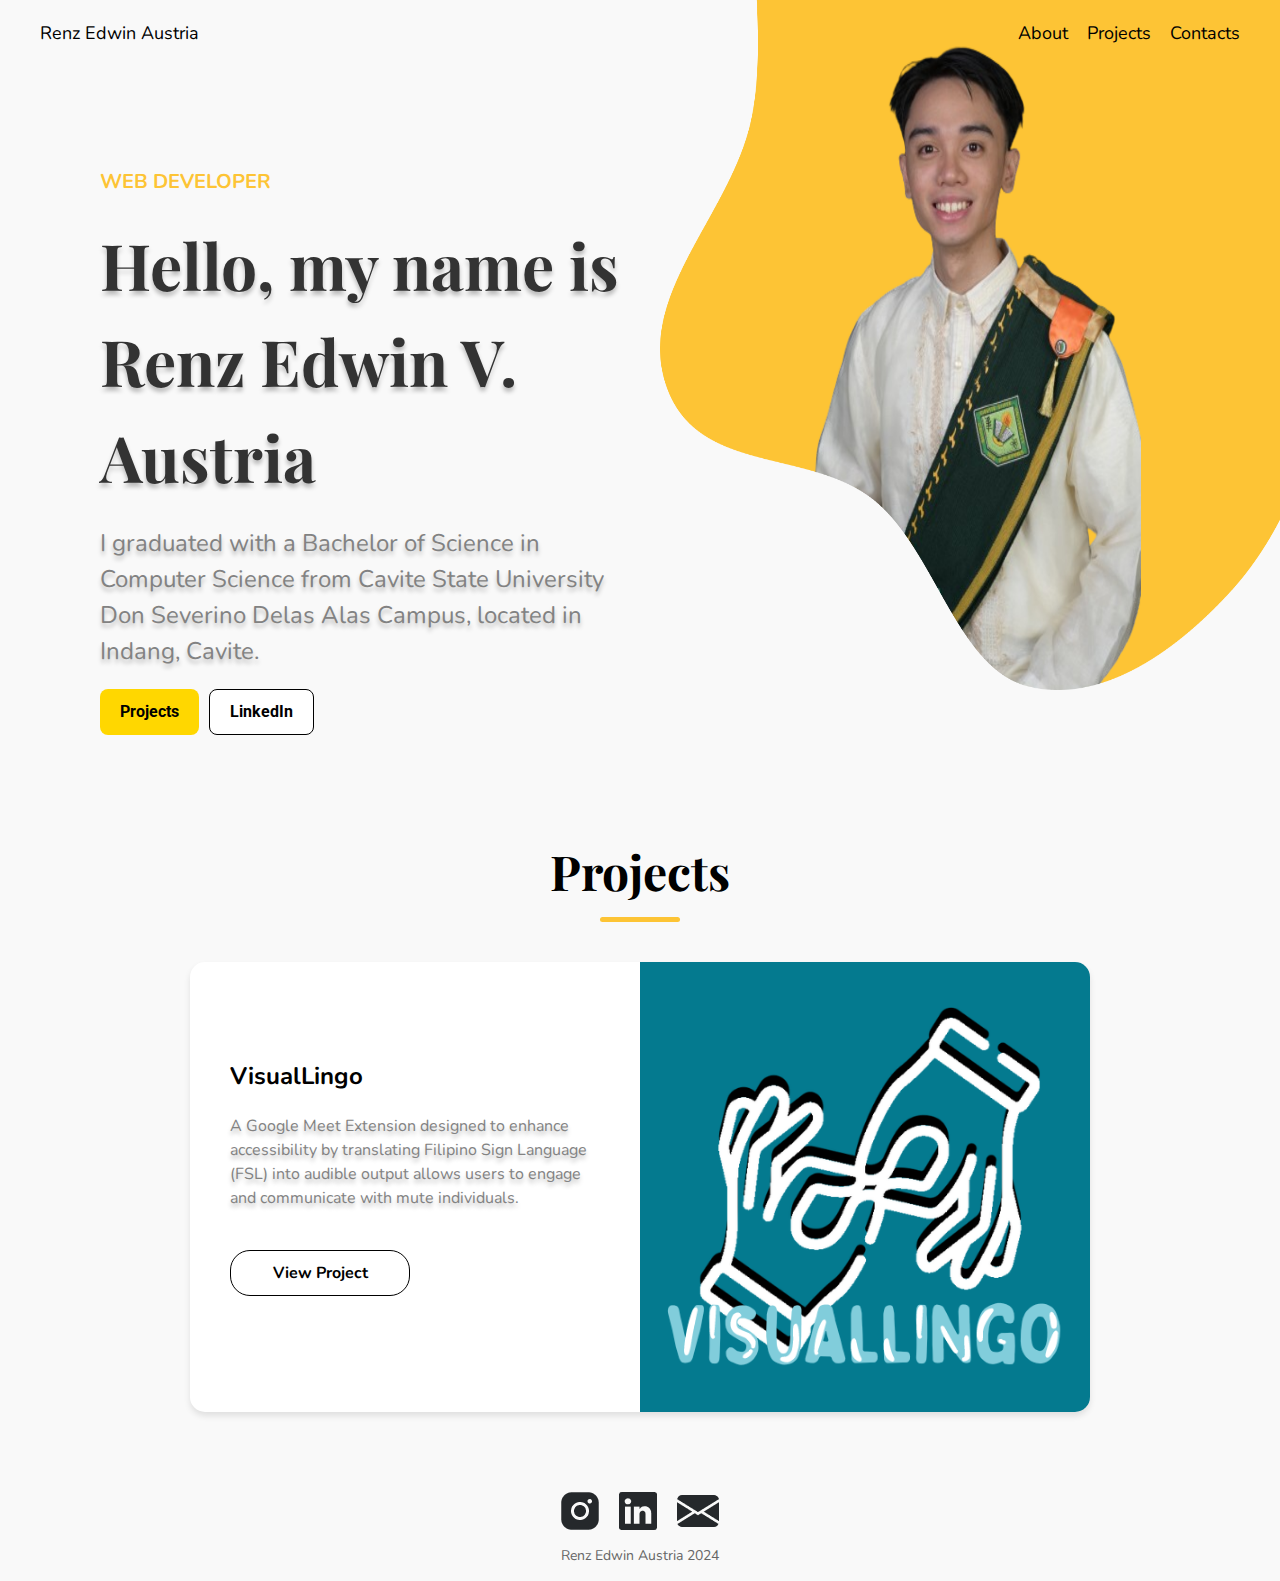
<file: index.html>
<!DOCTYPE html>
<html lang="en">
<head>
    <meta charset="UTF-8">
    <meta name="viewport" content="width=device-width, initial-scale=1.0">
    <title>Renz Edwin Austria</title>
    <link rel="stylesheet" href="/assets/styles/index.style.css">
    <link href="https://fonts.googleapis.com/css2?family=Nunito:wght@400;700&family=Playfair+Display:wght@400;700&family=Roboto:wght@400;700&display=swap" rel="stylesheet">
    <!-- <link href="https://cdn.jsdelivr.net/npm/remixicon@4.3.0/fonts/remixicon.css" rel="stylesheet"> -->
    
</head>
<body>
    
    <header>
        <a href="/" id="logo">Renz Edwin Austria</a>
        <nav>
            <a class="nav-child" href="/about.html">About</a>
            <a class="nav-child" href="#projects-section">Projects</a>
            <a class="nav-child" href="#contacts-section">Contacts</a>
        </nav> 
    </header>
    <div class="content-container">
        <div class="text-container">
            <h3 id="role">WEB DEVELOPER</h3>
            <h1 id="name">Hello, my name is Renz Edwin V. Austria</h1>
            <p>I graduated with a Bachelor of Science in Computer Science from Cavite State University Don Severino Delas Alas Campus, located in Indang, Cavite.</p>
            <div class="button-container">
                <button id="projects-button" class="btn-projects">Projects</button>
                <a href="https://www.linkedin.com/in/renz-edwin-austria-4b7a55243/" class="btn-linkedin" target="_blank">LinkedIn</a>
            </div>
        </div>
        <div class="image-container">
            <img class="profile" src="/assets/images/profile.png" alt="Profile sample">
        </div>
    </div>
    <div id="projects-section" class="projects-container">
        <h1 id="section">Projects</h1>
        <div class="card-list">
            <div class="card">
                <div class="card-content">
                    <h2 class="card-title">VisualLingo</h2>
                    <p class="card-description">A Google Meet Extension designed to enhance accessibility by translating Filipino Sign Language (FSL) into audible output allows users to engage and communicate with mute individuals.</p>
                    <a href="https://visuallingo.webflow.io/" class="card-button" target="_blank">View Project</a>
                </div>
                <div class="card-image">
                    <img src="/assets/images/Visuallingo.png" alt="Project Image">
                </div>
            </div>
        </div>
    </div>
    <div id="contacts-section" class="social-icons">
        <div class="instagram">
            <!-- <span class="ri--instagram-fill"></span> -->
            <a href="https://www.instagram.com/thereaustria/"><img src="/assets/images/insta.png" alt="Instagram"></a>
        </div>
        <div class="linkedin">
            <!-- <span class="uiw--linkedin"></span> -->
            <a href="https://www.linkedin.com/in/renz-edwin-austria/"><img src="/assets/images/linked.png" alt="LinkedIn"></a>
        </div>
        <div class="email">
            <!-- <span class="uiw--mail"></span> -->
            <a href="mailto:"><img src="/assets/images/email.png" alt="Email"></a>
        </div>
    </div>
    <footer>Renz Edwin Austria 2024</footer> 
   
    
    <button id="scrollToTopBtn" class="scroll-to-top-btn" title="Scroll to top">
        <img src="/assets/images/arrow-up-wide-line.png" alt="Scroll to top">
    </button>
    <script src="/assets/scripts/index.js"></script>
</body>
</html>
</file>
<file: assets/styles/index.style.css>
/* General CSS reset and styling */
*, *::before, *::after {
  box-sizing: border-box;
}
* {
  margin: 0;
}
body {
  line-height: 1.5;
  -webkit-font-smoothing: antialiased;
  font-family: 'Nunito', sans-serif;
  background-color: #f9f9f9;
}
img, picture, video, canvas, svg {
  display: block;
  max-width: 100%;
}
input, button, textarea, select {
  font: inherit;
}
p, h1, h2, h3, h4, h5, h6 {
  overflow-wrap: break-word;
}
#root, #__next {
  isolation: isolate;
}

a {
  text-decoration: none;
  color: black;
  font-size: 18px;
}

header {
  display: flex;
  justify-content: space-between;
  padding: 20px 40px;
  background-color: transparent;
  position: relative;
  z-index: 1;
}

.nav-child {
  margin-left: 15px;
  color: black;
  font-size: 18px;
}

.content-container {
  display: flex;
  flex-direction: row;
  padding: 60px 0px 0px 40px;
  position: relative;
}

.text-container {
  width: 50%;
  text-align: left;
  padding: 40px 40px 40px 60px;
}

.text-container h1 {
  font-size: 36px;
  margin-bottom: 20px;
}

.text-container h3, .text-container p {
  margin-bottom: 20px;
}

.button-container {
  display: flex;
  gap: 10px;
}

.btn-projects, .btn-linkedin {
  padding: 10px 20px;
  font-size: 16px;
  cursor: pointer;
  font-weight: bold;
  border-radius: 8px;
  font-family: 'Roboto', sans-serif;
}

.btn-projects {
  background-color: #FFD700;
  border: none;
  color: black;
}

.btn-linkedin {
  background-color: white;
  border: 1px solid black;
  color: black;
}

.image-container {
  width: 50%;
  position: relative;
}

.profile {
  width: 115%;
  height: 110%;
  margin-top: -150px;
  border-radius: 10px;
}

#role {
  color: #FDC435;
  font-size: 20px;
  font-weight: 700;
}

#name {
  font-size: 64px;
  font-weight: 700;
  font-family: 'Playfair Display', serif;
  color: #333333;
  text-shadow: 0px 4px 4px rgba(0, 0, 0, 0.25);
}

p {
  font-size: 24px;
  font-weight: 400;
  color: #828282;
  text-shadow: 0px 4px 4px rgba(0, 0, 0, 0.25);
}

#section {
  font-size: 48px;
  font-weight: 700;
  font-family: 'Playfair Display', serif;
  color: black;
  text-align: center;
  margin: 20px 0;
}

#section::after {
  content: '';
  display: block;
  width: 80px;
  height: 5px;
  background-color: #FDC435;
  margin: 10px auto 0;
  border-radius: 5px;
}

.projects-container {
  padding: 40px 60px;
  background-color: #f9f9f9;
}

.card-list {
  display: flex;
  flex-wrap: wrap;
  gap: 20px;
  justify-content: center;
}

.card {
  display: flex;
  width: 100%;
  max-width: 900px;
  background-color: white;
  border-radius: 15px;
  overflow: hidden;
  box-shadow: 0 4px 6px rgba(0, 0, 0, 0.1);
  margin: 20px 0;
}

.card-content {
  flex: 1;
  padding: 40px;
  display: flex;
  flex-direction: column;
  justify-content: center;
}

.card-title {
  font-size: 24px;
  font-weight: bold;
  margin-bottom: 20px;
}

.card-description {
  font-size: 16px;
  margin-bottom: 20px;
}

.card-button {
  width: 180px;
  padding: 10px 0;
  font-size: 16px;
  cursor: pointer;
  font-weight: bold;
  border-radius: 20px;
  background-color: white;
  border: 1px solid black;
  color: black;
  text-align: center;
  display: inline-block;
  margin: 20px 0;
}

.card-button:hover {
  background-color: #ffd700cc;
}

.card-image {
  width: 50%;
}

.card-image img {
  width: 100%;
  height: auto;
}

.contact-container {
  padding: 40px 60px;
  background-color: #f9f9f9;
}

.form-container {
  background-color: white;
  padding: 20px;
  border-radius: 10px;
  box-shadow: 0 4px 6px rgba(0, 0, 0, 0.1);
  max-width: 600px;
  margin: 0 auto;
}

.form-group {
  margin-bottom: 20px;
}

.form-group label {
  display: block;
  font-weight: bold;
  margin-bottom: 5px;
}

.form-group input, .form-group textarea {
  width: 100%;
  padding: 10px;
  border-radius: 5px;
  border: 1px solid #ddd;
  font-size: 16px;
}

.form-group textarea {
  height: 100px;
}

.btn-submit {
  padding: 10px 20px;
  font-size: 16px;
  font-weight: bold;
  border-radius: 8px;
  background-color: #FDC435;
  border: none;
  color: black;
  cursor: pointer;
}

.social-icons {
  display: flex;
  justify-content: center;
  gap: 20px;
  margin-top: 20px;
}

.social-icons div {
  display: flex;
  align-items: center;
  gap: 10px;
}

.social-icons span {
  font-size: 24px;
}

.social-icons a {
  color: black;
  font-size: 18px;
}
.credit{
  font-size: 15px;
  text-align: center;
  padding: 20px;
}

footer {
  padding: 15px;
  text-align: center;
  background-color: #f9f9f9;
  font-family: 'Nunito', sans-serif;
  font-size: 14px;
  color: #666;
}

.scroll-to-top-btn {
  display: none; /* Initially hidden */
  position: fixed;
  bottom: 20px;
  right: 20px;
  width: 50px;
  height: 50px;
  background-color: #FDC435; /* Background color */
  border: none;
  border-radius: 50%;
  box-shadow: 0 2px 5px rgba(0, 0, 0, 0.2);
  cursor: pointer;
  z-index: 1000;
}

.scroll-to-top-btn img {
  width: 24px;
  height: 24px;
  /*  Center the image */
  margin: 8px;
}
</file>
